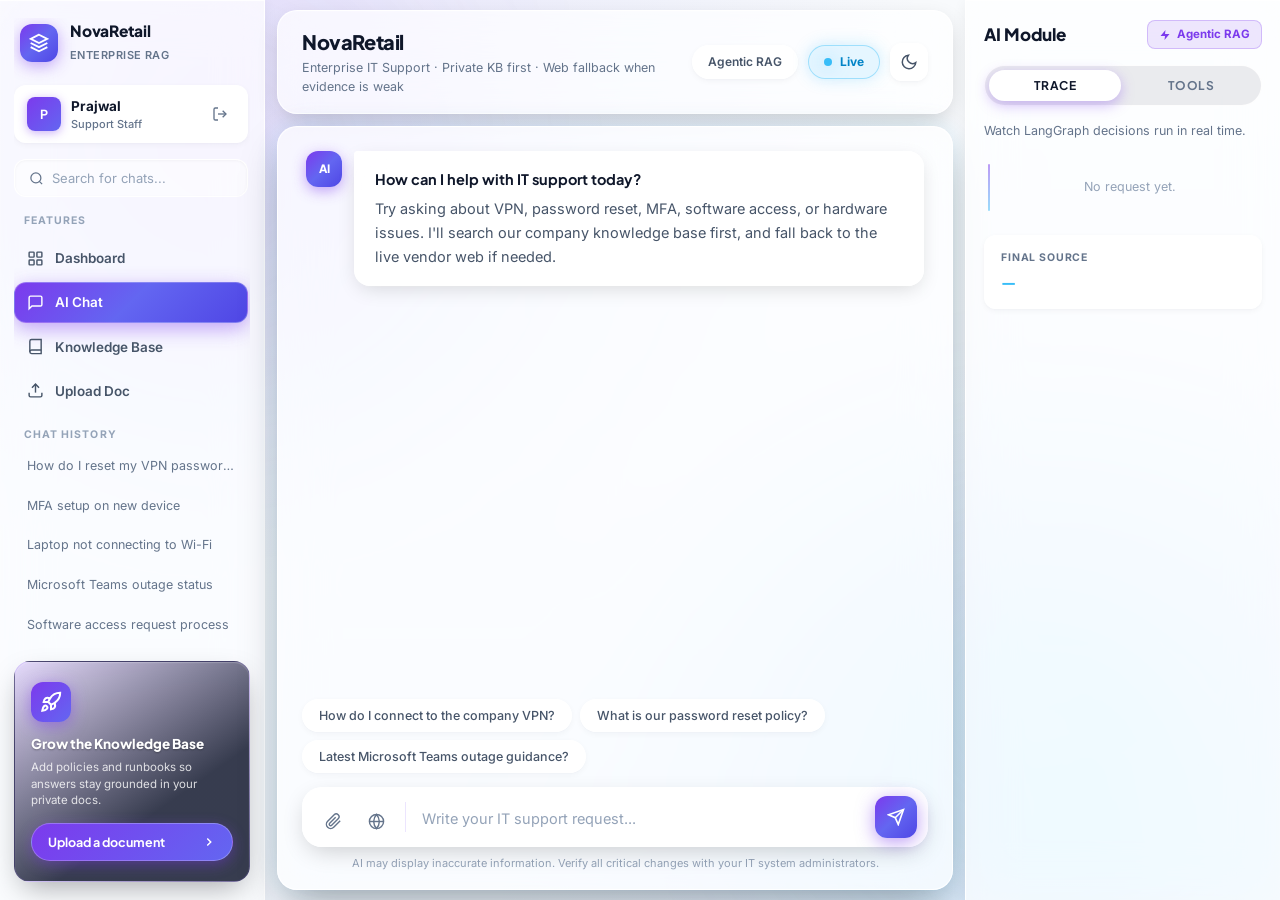
<file: templates/index.html>
<!DOCTYPE html>
<html lang="en" data-theme="dark">

<head>
    <meta charset="UTF-8" />
    <meta name="viewport" content="width=device-width, initial-scale=1.0" />
    <title>{{ app_name | default("NovaRetail IT Copilot") }}</title>
    <link rel="preconnect" href="https://fonts.googleapis.com" />
    <link rel="preconnect" href="https://fonts.gstatic.com" crossorigin />
    <link
        href="https://fonts.googleapis.com/css2?family=Inter:wght@400;500;600;700&family=Plus+Jakarta+Sans:wght@600;700;800&display=swap"
        rel="stylesheet" />
    <link rel="stylesheet" href="/static/css/style.css?v=14" />
    <script>
        // Synchronously initialize theme to avoid flash
        (function () {
            const params = new URLSearchParams(window.location.search);
            const urlTheme = params.get('theme');
            const saved = urlTheme || localStorage.getItem('it_copilot_theme');
            if (saved === 'light') {
                document.documentElement.setAttribute('data-theme', 'light');
            } else if (saved === 'dark' || (!saved && window.matchMedia('(prefers-color-scheme: dark)').matches)) {
                document.documentElement.setAttribute('data-theme', 'dark');
            } else {
                document.documentElement.setAttribute('data-theme', 'light');
            }
        })();
    </script>
</head>

<body>

    <div class="app-wrapper">
        <div class="app-shell">

            <!-- ── LEFT SIDEBAR ───────────────────────────────── -->
            <aside class="sidebar">
                <div class="sidebar-scroll">

                    <!-- Brand / Logo -->
                    <div class="app-brand">
                        <div class="logo-badge" aria-hidden="true">
                            <svg width="20" height="20" viewBox="0 0 24 24" fill="none" stroke="currentColor"
                                stroke-width="2.2">
                                <path d="M12 2L2 7l10 5 10-5-10-5z"></path>
                                <path d="M2 17l10 5 10-5"></path>
                                <path d="M2 12l10 5 10-5"></path>
                            </svg>
                        </div>
                        <div class="brand-text">
                            <h1>NovaRetail</h1>
                            <span>Enterprise RAG</span>
                        </div>
                    </div>

                    <!-- User Row -->
                    <div class="user-card">
                        <div class="user-avatar">P</div>
                        <div class="user-meta">
                            <div class="user-name">Prajwal</div>
                            <div class="user-role">Support Staff</div>
                        </div>
                        <a href="/logout" class="logout-link" title="Logout from system" aria-label="Logout">
                            <svg fill="none" viewBox="0 0 24 24" stroke="currentColor">
                                <path d="M9 21H5a2 2 0 0 1-2-2V5a2 2 0 0 1 2-2h4"></path>
                                <polyline points="16 17 21 12 16 7"></polyline>
                                <line x1="21" y1="12" x2="9" y2="12"></line>
                            </svg>
                        </a>
                    </div>

                    <!-- Search -->
                    <div class="search-box">
                        <svg fill="none" viewBox="0 0 24 24" stroke="currentColor">
                            <circle cx="11" cy="11" r="8"></circle>
                            <line x1="21" y1="21" x2="16.65" y2="16.65"></line>
                        </svg>
                        <input type="text" placeholder="Search for chats..." aria-label="Search chats" />
                    </div>

                    <!-- Nav -->
                    <nav class="nav-group" aria-label="Main Navigation">
                        <div class="nav-heading">Features</div>
                        <a class="nav-link">
                            <svg fill="none" viewBox="0 0 24 24" stroke="currentColor">
                                <rect x="3" y="3" width="7" height="7" rx="1"></rect>
                                <rect x="14" y="3" width="7" height="7" rx="1"></rect>
                                <rect x="14" y="14" width="7" height="7" rx="1"></rect>
                                <rect x="3" y="14" width="7" height="7" rx="1"></rect>
                            </svg>
                            Dashboard
                        </a>
                        <a class="nav-link active">
                            <svg fill="none" viewBox="0 0 24 24" stroke="currentColor">
                                <path d="M21 15a2 2 0 0 1-2 2H7l-4 4V5a2 2 0 0 1 2-2h14a2 2 0 0 1 2 2z"></path>
                            </svg>
                            AI Chat
                        </a>
                        <a class="nav-link">
                            <svg fill="none" viewBox="0 0 24 24" stroke="currentColor">
                                <path d="M4 19.5A2.5 2.5 0 0 1 6.5 17H20"></path>
                                <path d="M6.5 2H20v20H6.5A2.5 2.5 0 0 1 4 19.5v-15A2.5 2.5 0 0 1 6.5 2z"></path>
                            </svg>
                            Knowledge Base
                        </a>
                        <a class="nav-link" id="openUpload" role="button" tabindex="0">
                            <svg fill="none" viewBox="0 0 24 24" stroke="currentColor">
                                <path d="M21 15v4a2 2 0 0 1-2 2H5a2 2 0 0 1-2-2v-4"></path>
                                <polyline points="17 8 12 3 7 8"></polyline>
                                <line x1="12" y1="3" x2="12" y2="15"></line>
                            </svg>
                            Upload Doc
                        </a>
                    </nav>

                    <!-- Chat History -->
                    <div class="history-group">
                        <div class="nav-heading">Chat history</div>
                        <div class="history-list">
                            <div class="history-item">How do I reset my VPN password?</div>
                            <div class="history-item">MFA setup on new device</div>
                            <div class="history-item">Laptop not connecting to Wi-Fi</div>
                            <div class="history-item">Microsoft Teams outage status</div>
                            <div class="history-item">Software access request process</div>
                        </div>
                    </div>

                </div>

                <!-- Sidebar Promo Card Footer -->
                <div class="sidebar-footer">
                    <div class="promo-card">
                        <div class="promo-badge" aria-hidden="true">
                            <svg width="22" height="22" viewBox="0 0 24 24" fill="none" stroke="currentColor"
                                stroke-width="2.2">
                                <path
                                    d="M4.5 16.5c-1.5 1.26-2 5-2 5s3.74-.5 5-2c.71-.84.7-2.13-.09-2.91a2.18 2.18 0 0 0-2.91-.09z">
                                </path>
                                <path
                                    d="m12 15-3-3a22 22 0 0 1 2-3.95A12.88 12.88 0 0 1 22 2c0 2.72-.78 7.5-6 11a22.35 22.35 0 0 1-4 2z">
                                </path>
                                <path d="M9 12H4s.55-3.03 2-4c1.62-1.08 5 0 5 0"></path>
                                <path d="M12 15v5s3.03-.55 4-2c1.08-1.62 0-5 0-5"></path>
                            </svg>
                        </div>
                        <strong>Grow the Knowledge Base</strong>
                        <p>Add policies and runbooks so answers stay grounded in your private docs.</p>
                        <button type="button" class="promo-btn" id="openUpload3">
                            <span>Upload a document</span>
                            <svg width="14" height="14" viewBox="0 0 24 24" fill="none" stroke="currentColor"
                                stroke-width="2.5">
                                <polyline points="9 18 15 12 9 6"></polyline>
                            </svg>
                        </button>
                    </div>
                </div>
            </aside>

            <!-- ── CENTER MAIN CHAT AREA ─────────────────────── -->
            <main class="main-area">

                <!-- Top Header -->
                <header class="chat-header">
                    <div>
                        <h2>NovaRetail</h2>
                        <p class="header-sub">Enterprise IT Support · Private KB first · Web fallback when evidence is
                            weak</p>
                    </div>
                    <div class="header-actions">
                        <span class="pill">Agentic RAG</span>
                        <span class="status-pill">
                            <span class="cyan-spinner-dot"></span>
                            Live
                        </span>
                        <button type="button" class="theme-toggle-btn" id="themeToggle"
                            aria-label="Toggle light or dark theme" title="Toggle theme">
                            <!-- Sun icon -->
                            <svg class="icon-sun" fill="none" viewBox="0 0 24 24" stroke="currentColor"
                                style="display:none;">
                                <circle cx="12" cy="12" r="5"></circle>
                                <line x1="12" y1="1" x2="12" y2="3"></line>
                                <line x1="12" y1="21" x2="12" y2="23"></line>
                                <line x1="4.22" y1="4.22" x2="5.64" y2="5.64"></line>
                                <line x1="18.36" y1="18.36" x2="19.78" y2="19.78"></line>
                                <line x1="1" y1="12" x2="3" y2="12"></line>
                                <line x1="21" y1="12" x2="23" y2="12"></line>
                                <line x1="4.22" y1="19.78" x2="5.64" y2="18.36"></line>
                                <line x1="18.36" y1="5.64" x2="19.78" y2="4.22"></line>
                            </svg>
                            <!-- Moon icon -->
                            <svg class="icon-moon" fill="none" viewBox="0 0 24 24" stroke="currentColor">
                                <path d="M21 12.79A9 9 0 1 1 11.21 3 7 7 0 0 0 21 12.79z"></path>
                            </svg>
                        </button>
                    </div>
                </header>

                <!-- Chat Panel -->
                <div class="chat-panel">

                    <!-- Scrollable Messages Container -->
                    <section id="chat" class="chat-messages" aria-live="polite">
                        <div class="message assistant">
                            <div class="avatar" aria-hidden="true">AI</div>
                            <div class="bubble">
                                <strong>How can I help with IT support today?</strong>
                                <p>Try asking about VPN, password reset, MFA, software access, or hardware issues. I'll
                                    search our company knowledge base first, and fall back to the live vendor web if
                                    needed.</p>
                            </div>
                        </div>
                    </section>

                    <!-- Example Chips -->
                    <div class="example-chips" aria-label="Suggested questions">
                        <button type="button" class="chip example">How do I connect to the company VPN?</button>
                        <button type="button" class="chip example">What is our password reset policy?</button>
                        <button type="button" class="chip example">Latest Microsoft Teams outage guidance?</button>
                    </div>

                    <!-- Input / Composer -->
                    <div class="input-wrap">
                        <form id="chatForm" class="input-bar">
                            <button type="button" class="icon-btn" id="openUpload2" title="Attach / Upload document"
                                aria-label="Attach document">
                                <svg fill="none" viewBox="0 0 24 24" stroke="currentColor">
                                    <path
                                        d="M21.44 11.05l-9.19 9.19a6 6 0 0 1-8.49-8.49l9.19-9.19a4 4 0 0 1 5.66 5.66l-9.2 9.19a2 2 0 0 1-2.83-2.83l8.49-8.48">
                                    </path>
                                </svg>
                            </button>
                            <button type="button" class="icon-btn" title="Live Web Fallback enabled"
                                aria-label="Web Fallback enabled">
                                <svg fill="none" viewBox="0 0 24 24" stroke="currentColor">
                                    <circle cx="12" cy="12" r="10"></circle>
                                    <line x1="2" y1="12" x2="22" y2="12"></line>
                                    <path
                                        d="M12 2a15.3 15.3 0 0 1 4 10 15.3 15.3 0 0 1-4 10 15.3 15.3 0 0 1-4-10 15.3 15.3 0 0 1 4-10z">
                                    </path>
                                </svg>
                            </button>
                            <span class="divider"></span>
                            <textarea id="question" rows="1" placeholder="Write your IT support request..." required
                                aria-label="Ask a question"></textarea>
                            <button type="submit" class="send-btn" title="Send request" aria-label="Send">
                                <svg fill="none" viewBox="0 0 24 24" stroke="currentColor">
                                    <line x1="22" y1="2" x2="11" y2="13"></line>
                                    <polygon points="22 2 15 22 11 13 2 9 22 2"></polygon>
                                </svg>
                            </button>
                        </form>
                        <p class="disclaimer">AI may display inaccurate information. Verify all critical changes with
                            your IT system administrators.</p>
                    </div>

                </div>
            </main>

            <!-- ── RIGHT "AI MODULE" PANEL ───────────────────── -->
            <aside class="right-panel">

                <!-- Panel Header -->
                <div class="panel-header">
                    <h3>AI Module</h3>
                    <div class="version-badge">
                        <svg width="12" height="12" viewBox="0 0 24 24" fill="currentColor">
                            <path d="M13 2 3 14h9l-1 8 10-12h-9z"></path>
                        </svg>
                        Agentic RAG
                    </div>
                </div>

                <!-- Segmented Control Tabs -->
                <div class="panel-tabs" role="tablist">
                    <button type="button" class="tab-btn active" data-tab="trace" role="tab"
                        aria-selected="true">TRACE</button>
                    <button type="button" class="tab-btn" data-tab="tools" role="tab"
                        aria-selected="false">TOOLS</button>
                </div>

                <!-- Trace Tab Content -->
                <div class="tab-content" id="tab-trace">
                    <p class="panel-desc">Watch LangGraph decisions run in real time.</p>
                    <div id="trace" class="trace-list">
                        <div class="empty">No request yet.</div>
                    </div>
                    <div class="source-box">
                        <span class="source-label">Final source</span>
                        <strong id="sourceUsed">—</strong>
                    </div>
                </div>

                <!-- Tools Tab Content -->
                <div class="tab-content hidden" id="tab-tools">
                    <p class="panel-desc">Integrated tools orchestrating this agent.</p>
                    <div class="tool-list">
                        <div class="tool-item">
                            <div class="tool-icon">KB</div>
                            <div class="tool-info">
                                <div class="tool-name">Pinecone Vector DB</div>
                                <div class="tool-desc">Company IT docs index</div>
                            </div>
                            <div class="tool-status-toggle" title="Active"></div>
                        </div>
                        <div class="tool-item">
                            <div class="tool-icon">WEB</div>
                            <div class="tool-info">
                                <div class="tool-name">Tavily Web Search</div>
                                <div class="tool-desc">Live external fallback</div>
                            </div>
                            <div class="tool-status-toggle" title="Active"></div>
                        </div>
                        <div class="tool-item">
                            <div class="tool-icon">LLM</div>
                            <div class="tool-info">
                                <div class="tool-name">Groq LPU Inference</div>
                                <div class="tool-desc">Fast reasoning engine</div>
                            </div>
                            <div class="tool-status-toggle" title="Active"></div>
                        </div>
                        <div class="tool-item">
                            <div class="tool-icon">EM</div>
                            <div class="tool-info">
                                <div class="tool-name">HuggingFace Embeddings</div>
                                <div class="tool-desc">all-MiniLM-L6-v2 local</div>
                            </div>
                            <div class="tool-status-toggle" title="Active"></div>
                        </div>
                    </div>

                    <div class="workflow-steps">
                        <div class="steps-label">LangGraph Workflow</div>
                        <div class="step-item">1. Route question</div>
                        <div class="step-item">2. Retrieve private KB</div>
                        <div class="step-item">3. Grade evidence</div>
                        <div class="step-item">4. Web fallback if weak</div>
                        <div class="step-item">5. Rewrite &amp; retry</div>
                        <div class="step-item">6. Grounded answer</div>
                    </div>
                </div>

            </aside>

        </div>
    </div>

    <!-- ── UPLOAD MODAL ───────────────────────────────── -->
    <div id="uploadModal" class="modal hidden" role="dialog" aria-modal="true" aria-labelledby="modalTitle">
        <div class="modal-card">
            <div class="modal-head">
                <h3 id="modalTitle">Ingest Company Document</h3>
                <button id="closeUpload" aria-label="Close modal">×</button>
            </div>
            <p class="modal-desc">Upload PDF, TXT, Markdown, or DOCX. Your document is parsed, chunked, embedded, and
                indexed into Pinecone.</p>
            <input id="adminKey" type="password" placeholder="Admin API key" autocomplete="off" />
            <input id="fileInput" type="file" accept=".pdf,.txt,.md,.docx" />
            <button id="uploadBtn" class="neo-btn-primary send-btn full">Index Document</button>
            <div id="uploadStatus" class="upload-status" role="status"></div>
        </div>
    </div>

    <script src="/static/js/app.js?v=10"></script>
</body>

</html>
</file>
<file: static/css/style.css>
/* ============================================================
   IT Copilot — Neo-Tactile Glass & Halftone Noise Design System
   Google Fonts: Plus Jakarta Sans (headings) + Inter (body)
   Smooth Gradients + Halftone Grid Matrix + Film Grain Noise
   ============================================================ */

@import url('https://fonts.googleapis.com/css2?family=Inter:wght@400;500;600;700&family=Plus+Jakarta+Sans:wght@600;700;800&display=swap');

:root {
    --font-heading: 'Plus Jakarta Sans', system-ui, -apple-system, sans-serif;
    --font-body: 'Inter', system-ui, -apple-system, sans-serif;

    /* Light Theme (Pearlescent Glass + Halftone Grid) */
    --bg-page: #f8fafc;
    --bg-gradient: radial-gradient(circle 900px at 20% -10%, rgba(139, 92, 246, 0.12) 0%, rgba(99, 102, 241, 0.05) 45%, transparent 75%),
                   radial-gradient(circle 800px at 85% 105%, rgba(56, 189, 248, 0.10) 0%, rgba(59, 130, 246, 0.04) 45%, transparent 75%),
                   linear-gradient(180deg, #f8fafc 0%, #edf2f9 100%);

    /* Halftone & Noise Tokens */
    --halftone-dot: rgba(30, 41, 59, 0.08);
    --halftone-opacity: 0.85;
    --noise-opacity: 0.04;

    /* Surfaces - Liquid Frosted Glass */
    --surface-glass: rgba(255, 255, 255, 0.72);
    --surface-glass-card: rgba(255, 255, 255, 0.82);
    --surface-glass-solid: rgba(255, 255, 255, 0.94);
    --surface-glass-subtle: rgba(255, 255, 255, 0.50);
    --surface-glass-bubble: rgba(255, 255, 255, 0.88);
    --surface-inset: rgba(241, 245, 253, 0.8);

    /* Borders & Specular Lines */
    --border-glass: rgba(255, 255, 255, 0.9);
    --border-glass-subtle: rgba(139, 92, 246, 0.16);
    --border-glass-strong: rgba(255, 255, 255, 1);
    --border-inner-light: inset 0 1px 1px 0 rgba(255, 255, 255, 0.95);

    /* Typography / Ink */
    --text-primary: #0f172a;
    --text-secondary: #475569;
    --text-muted: #64748b;
    --text-dim: #94a3b8;
    --text-inverse: #ffffff;

    /* Smooth Primary Accent: Velvety Violet & Indigo */
    --primary-violet: #7c3aed;
    --primary-violet-hover: #6d28d9;
    --primary-gradient: linear-gradient(135deg, #7c3aed 0%, #6366f1 50%, #4f46e5 100%);
    --primary-gradient-subtle: linear-gradient(135deg, rgba(124, 58, 237, 0.10) 0%, rgba(99, 102, 241, 0.06) 100%);
    --primary-glow: 0 10px 25px -4px rgba(124, 58, 237, 0.4);
    --primary-glow-sm: 0 4px 14px rgba(124, 58, 237, 0.25);

    /* Live / Accent: Celestial Cyan */
    --accent-cyan: #0284c7;
    --accent-cyan-light: #38bdf8;
    --accent-cyan-glow: 0 0 18px rgba(56, 189, 248, 0.6);
    --accent-cyan-soft: rgba(56, 189, 248, 0.14);

    /* Rim Lights */
    --rim-glow-cyan: 0 0 25px -5px rgba(56, 189, 248, 0.25);

    /* Success / Green */
    --accent-green: #10b981;
    --accent-green-soft: rgba(16, 185, 129, 0.12);

    /* Danger / Error */
    --error-bg: rgba(239, 68, 68, 0.1);
    --error-border: rgba(239, 68, 68, 0.35);
    --error-text: #dc2626;

    /* Segmented Rail */
    --dark-slate-rail: rgba(15, 23, 42, 0.08);
    --dark-slate-pill: #ffffff;
    --dark-slate-pill-text: #0f172a;
    --dark-slate-tab-inactive: #64748b;

    /* Clean Geometric Radii */
    --radius-xs: 6px;
    --radius-sm: 8px;
    --radius-md: 12px;
    --radius-lg: 16px;
    --radius-xl: 20px;
    --radius-full: 9999px;

    /* Tactile Shadows */
    --shadow-sm: 0 2px 6px rgba(15, 23, 42, 0.04), 0 1px 2px rgba(15, 23, 42, 0.02);
    --shadow-md: 0 6px 18px rgba(15, 23, 42, 0.06), 0 1px 3px rgba(15, 23, 42, 0.04);
    --shadow-raised: 0 4px 14px rgba(15, 23, 42, 0.06), inset 0 1px 1px rgba(255, 255, 255, 0.95);
    --shadow-card: 0 16px 36px -6px rgba(15, 23, 42, 0.08), 0 4px 12px rgba(15, 23, 42, 0.03);
    --shadow-window: 0 28px 75px -10px rgba(15, 23, 42, 0.14), 0 10px 24px -5px rgba(15, 23, 42, 0.06);

    --blur-glass: blur(24px) saturate(180%);
}

:root[data-theme="dark"],
[data-theme="dark"] {
    /* Dark Theme (Smooth Cosmic Glass + Halftone Grid) */
    --bg-page: #090c19;
    --bg-gradient: radial-gradient(circle 900px at 20% -10%, rgba(124, 58, 237, 0.18) 0%, rgba(99, 102, 241, 0.08) 45%, transparent 75%),
                   radial-gradient(circle 800px at 85% 105%, rgba(56, 189, 248, 0.14) 0%, rgba(59, 130, 246, 0.06) 45%, transparent 75%),
                   linear-gradient(180deg, #070914 0%, #0d1224 100%);

    /* Halftone & Noise Tokens */
    --halftone-dot: rgba(255, 255, 255, 0.10);
    --halftone-opacity: 0.65;
    --noise-opacity: 0.05;

    /* Surfaces - Ultra Deep Liquid Glass */
    --surface-glass: rgba(15, 21, 39, 0.72);
    --surface-glass-card: rgba(20, 28, 52, 0.80);
    --surface-glass-solid: rgba(24, 33, 62, 0.92);
    --surface-glass-subtle: rgba(15, 21, 39, 0.48);
    --surface-glass-bubble: rgba(20, 28, 52, 0.86);
    --surface-inset: rgba(10, 14, 28, 0.75);

    /* Borders */
    --border-glass: rgba(255, 255, 255, 0.12);
    --border-glass-subtle: rgba(139, 92, 246, 0.22);
    --border-glass-strong: rgba(255, 255, 255, 0.20);
    --border-inner-light: inset 0 1px 1px 0 rgba(255, 255, 255, 0.15);

    /* Typography / Ink */
    --text-primary: #f8fafc;
    --text-secondary: #cbd5e1;
    --text-muted: #8493ad;
    --text-dim: #546481;
    --text-inverse: #090c19;

    /* Smooth Primary Accent: Velvety Violet & Indigo */
    --primary-violet: #8b5cf6;
    --primary-violet-hover: #7c3aed;
    --primary-gradient: linear-gradient(135deg, #8b5cf6 0%, #6366f1 50%, #4f46e5 100%);
    --primary-gradient-subtle: linear-gradient(135deg, rgba(139, 92, 246, 0.20) 0%, rgba(99, 102, 241, 0.10) 100%);
    --primary-glow: 0 12px 30px -4px rgba(139, 92, 246, 0.55), 0 0 18px rgba(99, 102, 241, 0.3);
    --primary-glow-sm: 0 4px 16px rgba(139, 92, 246, 0.4);

    /* Live / Accent: Electric Cyan */
    --accent-cyan: #38bdf8;
    --accent-cyan-light: #7dd3fc;
    --accent-cyan-glow: 0 0 20px rgba(56, 189, 248, 0.7);
    --accent-cyan-soft: rgba(56, 189, 248, 0.16);

    /* Rim Lights */
    --rim-glow-cyan: 0 0 30px -5px rgba(56, 189, 248, 0.3);

    /* Danger / Error */
    --error-bg: rgba(239, 68, 68, 0.18);
    --error-border: rgba(239, 68, 68, 0.45);
    --error-text: #fca5a5;

    /* Segmented rail in dark mode */
    --dark-slate-rail: rgba(10, 15, 28, 0.90);
    --dark-slate-pill: linear-gradient(135deg, #7c3aed 0%, #6366f1 100%);
    --dark-slate-pill-text: #ffffff;
    --dark-slate-tab-inactive: #8195b6;

    /* Tactile Shadows */
    --shadow-sm: 0 2px 6px rgba(0, 0, 0, 0.35);
    --shadow-md: 0 8px 24px rgba(0, 0, 0, 0.45);
    --shadow-raised: 0 4px 18px rgba(0, 0, 0, 0.4), inset 0 1px 1px rgba(255, 255, 255, 0.12);
    --shadow-card: 0 20px 48px -10px rgba(0, 0, 0, 0.65);
    --shadow-window: 0 32px 90px -15px rgba(0, 0, 0, 0.75);
}

/* ============================================================
   Base & Reset
   ============================================================ */
* {
    box-sizing: border-box;
    margin: 0;
    padding: 0;
}

html, body {
    height: 100%;
}

body {
    font-family: var(--font-body);
    background-color: var(--bg-page);
    background-image: var(--bg-gradient);
    color: var(--text-primary);
    line-height: 1.5;
    -webkit-font-smoothing: antialiased;
    -moz-osx-font-smoothing: grayscale;
    overflow-x: hidden;
    position: relative;
    transition: background-color 0.3s ease, color 0.3s ease;
}

/* ============================================================
   HALFTONE GRID & NOISE OVERLAYS (Inspired by User References)
   ============================================================ */

/* 1. Halftone Dot Matrix Overlay (Reference Image 1) */
.halftone-overlay {
    position: fixed;
    inset: 0;
    pointer-events: none;
    z-index: 1;
    background-image: radial-gradient(var(--halftone-dot) 1.5px, transparent 1.5px);
    background-size: 20px 20px;
    background-position: 0 0;
    opacity: var(--halftone-opacity);
    mask-image: radial-gradient(ellipse 95% 95% at 50% 50%, black 50%, transparent 100%);
    -webkit-mask-image: radial-gradient(ellipse 95% 95% at 50% 50%, black 50%, transparent 100%);
}

/* 2. Analog Film Grain / Noise Overlay (Reference Image 2) */
.noise-overlay {
    position: fixed;
    inset: 0;
    pointer-events: none;
    z-index: 9999;
    background-image: url('/static/images/noise.png');
    background-repeat: repeat;
    background-size: 160px 160px;
    opacity: var(--noise-opacity);
    mix-blend-mode: overlay;
}

/* Ambient Subtle Diffusion Blurs */
body::before,
body::after {
    content: "";
    position: fixed;
    border-radius: 50%;
    pointer-events: none;
    z-index: 0;
    filter: blur(100px);
    opacity: 0.75;
    animation: float-soft 22s ease-in-out infinite alternate;
}

body::before {
    top: -160px;
    left: -120px;
    width: 650px;
    height: 650px;
    background: radial-gradient(circle, rgba(124, 58, 237, 0.18) 0%, rgba(99, 102, 241, 0.08) 45%, transparent 70%);
}

body::after {
    bottom: -160px;
    right: -100px;
    width: 700px;
    height: 700px;
    background: radial-gradient(circle, rgba(56, 189, 248, 0.15) 0%, rgba(59, 130, 246, 0.06) 45%, transparent 70%);
    animation-delay: -11s;
}

@keyframes float-soft {
    0% { transform: translate(0, 0) scale(1); }
    50% { transform: translate(25px, 35px) scale(1.05); }
    100% { transform: translate(-20px, 15px) scale(0.96); }
}

/* Scrollbars */
* {
    scrollbar-width: thin;
    scrollbar-color: rgba(124, 58, 237, 0.25) transparent;
}
*::-webkit-scrollbar {
    width: 6px;
    height: 6px;
}
*::-webkit-scrollbar-track {
    background: transparent;
}
*::-webkit-scrollbar-thumb {
    background: rgba(124, 58, 237, 0.25);
    border-radius: var(--radius-full);
}
*::-webkit-scrollbar-thumb:hover {
    background: rgba(56, 189, 248, 0.5);
}

:focus-visible {
    outline: 2px solid var(--primary-violet);
    outline-offset: 2px;
}

/* ============================================================
   Neo-Tactile Glass Utilities
   ============================================================ */
.neo-glass {
    background: var(--surface-glass);
    backdrop-filter: var(--blur-glass);
    -webkit-backdrop-filter: var(--blur-glass);
    border: 1px solid var(--border-glass);
    box-shadow: var(--shadow-raised);
    border-radius: var(--radius-xl);
}

.neo-btn-primary {
    background: var(--primary-gradient);
    color: #ffffff;
    font-family: var(--font-heading);
    font-weight: 700;
    border: none;
    cursor: pointer;
    border-radius: var(--radius-md);
    box-shadow: var(--primary-glow);
    position: relative;
    overflow: hidden;
    transition: transform 0.2s cubic-bezier(0.2, 0.8, 0.2, 1), box-shadow 0.2s ease, filter 0.2s ease;
    display: inline-flex;
    align-items: center;
    justify-content: center;
    gap: 8px;
    text-decoration: none;
}
.neo-btn-primary::after {
    content: "";
    position: absolute;
    inset: 0;
    background: linear-gradient(90deg, transparent, rgba(255, 255, 255, 0.2), transparent);
    transform: translateX(-100%);
    transition: transform 0.6s ease;
}
.neo-btn-primary:hover {
    transform: translateY(-2px);
    filter: brightness(1.06);
    box-shadow: 0 12px 30px -2px rgba(124, 58, 237, 0.5), 0 0 15px rgba(56, 189, 248, 0.35);
}
.neo-btn-primary:hover::after {
    transform: translateX(100%);
}
.neo-btn-primary:active {
    transform: translateY(1px) scale(0.98);
}
.neo-btn-primary:disabled {
    opacity: 0.55;
    cursor: not-allowed;
    transform: none;
    box-shadow: none;
}

/* Theme Toggle Button */
.theme-toggle-btn {
    background: var(--surface-glass-solid);
    border: 1px solid var(--border-glass);
    color: var(--text-secondary);
    width: 38px;
    height: 38px;
    border-radius: var(--radius-md);
    display: inline-flex;
    align-items: center;
    justify-content: center;
    cursor: pointer;
    box-shadow: var(--shadow-sm);
    transition: transform 0.2s cubic-bezier(0.2, 0.8, 0.2, 1), background 0.2s ease, color 0.2s ease, border-color 0.2s ease;
}
.theme-toggle-btn:hover {
    transform: translateY(-1.5px);
    color: var(--accent-cyan-light);
    border-color: rgba(56, 189, 248, 0.5);
    box-shadow: 0 4px 16px rgba(56, 189, 248, 0.3);
}
.theme-toggle-btn:active {
    transform: translateY(1px);
}
.theme-toggle-btn svg {
    width: 18px;
    height: 18px;
    stroke-width: 2;
}

/* ============================================================
   APP SHELL (Full-bleed Edge-to-Edge, No Outer Padding)
   ============================================================ */
.app-wrapper {
    position: relative;
    z-index: 3;
    min-height: 100vh;
    height: 100vh;
    width: 100%;
    display: flex;
    align-items: stretch;
    justify-content: stretch;
    padding: 0;
    margin: 0;
}

.app-shell {
    width: 100%;
    max-width: 100%;
    height: 100vh;
    display: grid;
    grid-template-columns: 265px 1fr 315px;
    gap: 12px;
    padding: 0;
    background: transparent;
}

.sidebar, .main-area, .right-panel {
    min-height: 0;
    height: 100%;
    display: flex;
    flex-direction: column;
}

/* ============================================================
   LEFT SIDEBAR
   ============================================================ */
.sidebar {
    background: var(--surface-glass);
    backdrop-filter: var(--blur-glass);
    -webkit-backdrop-filter: var(--blur-glass);
    border: 1px solid var(--border-glass);
    border-left: none;
    border-top: none;
    border-bottom: none;
    border-radius: 0;
    box-shadow: var(--shadow-raised);
    padding: 18px 14px;
    justify-content: space-between;
    overflow: hidden;
    position: relative;
}

.sidebar-scroll {
    display: flex;
    flex-direction: column;
    gap: 16px;
    overflow-y: auto;
    padding-right: 2px;
    flex: 1;
}

/* Logo Tile */
.app-brand {
    display: flex;
    align-items: center;
    gap: 12px;
    padding: 4px 6px;
    cursor: default;
}

.logo-badge {
    width: 38px;
    height: 38px;
    border-radius: var(--radius-md);
    background: var(--primary-gradient);
    color: #ffffff;
    display: grid;
    place-items: center;
    font-family: var(--font-heading);
    font-weight: 800;
    font-size: 14px;
    letter-spacing: -0.02em;
    box-shadow: 0 4px 16px rgba(124, 58, 237, 0.45);
    flex-shrink: 0;
    transition: transform 0.2s cubic-bezier(0.2, 0.8, 0.2, 1);
}
.app-brand:hover .logo-badge {
    transform: scale(1.05);
}

.brand-text h1 {
    font-family: var(--font-heading);
    font-size: 15.5px;
    font-weight: 800;
    color: var(--text-primary);
    line-height: 1.2;
    letter-spacing: -0.015em;
}
.brand-text span {
    font-size: 11px;
    color: var(--text-muted);
    font-weight: 600;
    letter-spacing: 0.04em;
    text-transform: uppercase;
}

/* User Card */
.user-card {
    display: flex;
    align-items: center;
    gap: 10px;
    padding: 10px 12px;
    background: var(--surface-glass-solid);
    border: 1px solid var(--border-glass);
    border-radius: var(--radius-md);
    box-shadow: var(--shadow-sm);
    transition: transform 0.2s cubic-bezier(0.2, 0.8, 0.2, 1), box-shadow 0.2s ease, border-color 0.2s ease;
}
.user-card:hover {
    transform: translateY(-1.5px);
    border-color: rgba(124, 58, 237, 0.35);
    box-shadow: 0 6px 20px -4px rgba(124, 58, 237, 0.25);
}

.user-avatar {
    width: 34px;
    height: 34px;
    border-radius: var(--radius-sm);
    background: linear-gradient(135deg, #7c3aed 0%, #6366f1 100%);
    color: #ffffff;
    display: grid;
    place-items: center;
    font-family: var(--font-heading);
    font-weight: 700;
    font-size: 12.5px;
    box-shadow: 0 2px 10px rgba(124, 58, 237, 0.4);
    flex-shrink: 0;
}

.user-meta {
    flex: 1;
    min-width: 0;
}
.user-name {
    font-size: 13.5px;
    font-weight: 700;
    color: var(--text-primary);
    white-space: nowrap;
    overflow: hidden;
    text-overflow: ellipsis;
}
.user-role {
    font-size: 11px;
    color: var(--text-muted);
    font-weight: 500;
}

.logout-link {
    color: var(--text-muted);
    text-decoration: none;
    padding: 7px;
    border-radius: var(--radius-sm);
    display: grid;
    place-items: center;
    transition: color 0.18s, background 0.18s, transform 0.18s;
}
.logout-link:hover {
    color: var(--error-text);
    background: var(--error-bg);
    transform: translateY(-1px);
}
.logout-link svg {
    width: 16px;
    height: 16px;
    stroke-width: 2;
}

/* Search bar */
.search-box {
    display: flex;
    align-items: center;
    gap: 8px;
    background: var(--surface-glass-subtle);
    border: 1px solid var(--border-glass);
    border-radius: var(--radius-md);
    padding: 10px 14px;
    color: var(--text-muted);
    box-shadow: inset 0 1px 3px rgba(0, 0, 0, 0.04);
    transition: border-color 0.2s, background 0.2s, box-shadow 0.2s;
}
.search-box:focus-within {
    border-color: rgba(124, 58, 237, 0.6);
    background: var(--surface-glass-solid);
    box-shadow: 0 0 0 3px rgba(124, 58, 237, 0.18), 0 0 16px rgba(56, 189, 248, 0.2);
}
.search-box svg {
    width: 15px;
    height: 15px;
    stroke-width: 2;
    flex-shrink: 0;
}
.search-box input {
    background: none;
    border: none;
    outline: none;
    color: var(--text-primary);
    font-family: var(--font-body);
    font-size: 13px;
    width: 100%;
}
.search-box input::placeholder {
    color: var(--text-dim);
}

/* Nav Section */
.nav-group {
    display: flex;
    flex-direction: column;
    gap: 4px;
}
.nav-heading {
    font-size: 10.5px;
    font-weight: 700;
    letter-spacing: 0.1em;
    text-transform: uppercase;
    color: var(--text-dim);
    padding: 0 10px;
    margin-bottom: 5px;
}

.nav-link {
    display: flex;
    align-items: center;
    gap: 11px;
    padding: 9px 12px;
    border-radius: var(--radius-md);
    font-size: 13.5px;
    font-weight: 600;
    color: var(--text-secondary);
    text-decoration: none;
    cursor: pointer;
    border: 1px solid transparent;
    transition: all 0.2s cubic-bezier(0.2, 0.8, 0.2, 1);
}
.nav-link:hover {
    transform: translateX(3px);
    color: var(--text-primary);
    background: var(--surface-glass-solid);
    border-color: var(--border-glass);
}
.nav-link.active {
    background: var(--primary-gradient);
    color: #ffffff;
    border-color: rgba(255, 255, 255, 0.25);
    box-shadow: 0 6px 20px rgba(124, 58, 237, 0.45);
}
.nav-link svg {
    width: 17px;
    height: 17px;
    stroke-width: 2;
    flex-shrink: 0;
}

/* Chat History */
.history-group {
    flex: 1;
}
.history-list {
    display: flex;
    flex-direction: column;
    gap: 3px;
}
.history-item {
    font-size: 12.5px;
    color: var(--text-muted);
    padding: 8px 12px;
    border-radius: var(--radius-sm);
    cursor: pointer;
    white-space: nowrap;
    overflow: hidden;
    text-overflow: ellipsis;
    border: 1px solid transparent;
    transition: all 0.18s ease;
}
.history-item:hover {
    transform: translateX(3px);
    color: var(--text-primary);
    background: var(--surface-glass-solid);
    border-color: var(--border-glass-subtle);
}

/* Sidebar Footer / Symmetrical Promo Card */
.sidebar-footer {
    padding-top: 14px;
}
.promo-card {
    position: relative;
    overflow: hidden;
    border: 1px solid var(--border-glass-subtle);
    border-radius: var(--radius-lg);
    padding: 20px 16px;
    text-align: left;
    background: linear-gradient(145deg, rgba(124, 58, 237, 0.18) 0%, rgba(20, 26, 48, 0.85) 65%);
    backdrop-filter: var(--blur-glass);
    -webkit-backdrop-filter: var(--blur-glass);
    box-shadow: 0 12px 30px -8px rgba(0, 0, 0, 0.35), inset 0 1px 1px rgba(255, 255, 255, 0.2);
    transition: transform 0.2s cubic-bezier(0.2, 0.8, 0.2, 1), box-shadow 0.2s ease, border-color 0.2s ease;
}
.promo-card:hover {
    transform: translateY(-2px);
    border-color: rgba(124, 58, 237, 0.5);
    box-shadow: 0 16px 36px -6px rgba(124, 58, 237, 0.35);
}
.promo-badge {
    width: 40px;
    height: 40px;
    border-radius: var(--radius-md);
    background: linear-gradient(135deg, #7c3aed 0%, #6366f1 100%);
    color: #ffffff;
    display: grid;
    place-items: center;
    margin-bottom: 12px;
    box-shadow: 0 4px 16px rgba(124, 58, 237, 0.5);
}

.promo-card strong {
    font-family: var(--font-heading);
    font-size: 13.5px;
    font-weight: 800;
    color: #ffffff;
    display: block;
    margin-bottom: 5px;
    text-shadow: 0 1px 2px rgba(0, 0, 0, 0.3);
}
.promo-card p {
    font-size: 11.5px;
    color: rgba(255, 255, 255, 0.82);
    line-height: 1.45;
    margin-bottom: 14px;
}
.promo-btn {
    width: 100%;
    background: linear-gradient(135deg, #7c3aed 0%, #6366f1 100%);
    color: #ffffff;
    border: 1px solid rgba(255, 255, 255, 0.25);
    border-radius: var(--radius-full);
    padding: 10px 16px;
    font-family: var(--font-heading);
    font-size: 12.5px;
    font-weight: 700;
    cursor: pointer;
    display: flex;
    align-items: center;
    justify-content: space-between;
    box-shadow: 0 4px 14px rgba(124, 58, 237, 0.4);
    transition: transform 0.2s cubic-bezier(0.2, 0.8, 0.2, 1), box-shadow 0.2s ease, filter 0.2s ease;
}
.promo-btn:hover {
    transform: translateY(-1.5px);
    box-shadow: 0 8px 22px rgba(124, 58, 237, 0.6);
    filter: brightness(1.06);
}

/* ============================================================
   CENTER MAIN CHAT AREA
   ============================================================ */
.main-area {
    gap: 12px;
    padding: 10px 0;
}

/* Header */
.chat-header {
    background: var(--surface-glass);
    backdrop-filter: var(--blur-glass);
    -webkit-backdrop-filter: var(--blur-glass);
    border: 1px solid var(--border-glass);
    border-radius: var(--radius-xl);
    box-shadow: 0 8px 24px -5px rgba(0, 0, 0, 0.2), inset 0 1px 1px rgba(255, 255, 255, 0.2);
    padding: 16px 24px;
    display: flex;
    align-items: center;
    justify-content: space-between;
    gap: 16px;
    flex-shrink: 0;
    position: relative;
    overflow: hidden;
}

.chat-header h2 {
    font-family: var(--font-heading);
    font-size: 20px;
    font-weight: 800;
    color: var(--text-primary);
    letter-spacing: -0.02em;
}

.header-sub {
    font-size: 12.5px;
    color: var(--text-muted);
    margin-top: 2px;
}

.header-actions {
    display: flex;
    align-items: center;
    gap: 10px;
    flex-shrink: 0;
}

.pill {
    background: var(--surface-glass-solid);
    border: 1px solid var(--border-glass);
    color: var(--text-secondary);
    font-size: 12px;
    font-weight: 600;
    padding: 7px 15px;
    border-radius: var(--radius-full);
    box-shadow: var(--shadow-sm);
}

.status-pill {
    display: inline-flex;
    align-items: center;
    gap: 8px;
    background: rgba(56, 189, 248, 0.12);
    border: 1px solid rgba(56, 189, 248, 0.4);
    color: var(--accent-cyan);
    font-size: 12px;
    font-weight: 700;
    padding: 7px 15px;
    border-radius: var(--radius-full);
    box-shadow: 0 0 16px rgba(56, 189, 248, 0.25);
}

.cyan-spinner-dot {
    width: 8px;
    height: 8px;
    border-radius: 50%;
    background: var(--accent-cyan-light);
    box-shadow: var(--accent-cyan-glow);
    display: inline-block;
    animation: pulse-glow 1.8s ease-in-out infinite;
}

@keyframes pulse-glow {
    0%, 100% { opacity: 1; transform: scale(1); }
    50% { opacity: 0.55; transform: scale(0.85); }
}

/* Chat Panel */
.chat-panel {
    flex: 1;
    min-height: 0;
    display: flex;
    flex-direction: column;
    background: var(--surface-glass);
    backdrop-filter: var(--blur-glass);
    -webkit-backdrop-filter: var(--blur-glass);
    border: 1px solid var(--border-glass);
    border-radius: var(--radius-xl);
    box-shadow: 0 18px 45px -10px rgba(0, 0, 0, 0.35),
                0 0 30px -5px rgba(56, 189, 248, 0.18),
                inset 0 1px 1px rgba(255, 255, 255, 0.2);
    overflow: hidden;
    position: relative;
}

/* Messages List */
.chat-messages {
    flex: 1;
    padding: 24px 28px;
    overflow-y: auto;
    display: flex;
    flex-direction: column;
    gap: 20px;
    position: relative;
    z-index: 1;
}

.message {
    display: flex;
    gap: 12px;
    align-items: flex-start;
    animation: fadeIn 0.25s ease forwards;
}

@keyframes fadeIn {
    from { opacity: 0; transform: translateY(6px); }
    to { opacity: 1; transform: translateY(0); }
}

.message.user {
    justify-content: flex-end;
}
.message.user .avatar {
    display: none;
}

.avatar {
    width: 36px;
    height: 36px;
    border-radius: var(--radius-md);
    background: var(--primary-gradient);
    color: #ffffff;
    display: grid;
    place-items: center;
    font-family: var(--font-heading);
    font-size: 11.5px;
    font-weight: 800;
    box-shadow: 0 4px 14px rgba(124, 58, 237, 0.45);
    flex-shrink: 0;
}

/* Symmetrical Speech Bubbles */
.bubble {
    max-width: 700px;
    background: var(--surface-glass-bubble);
    backdrop-filter: blur(20px) saturate(180%);
    -webkit-backdrop-filter: blur(20px) saturate(180%);
    border: 1px solid var(--border-glass);
    border-radius: var(--radius-lg);
    border-top-left-radius: 4px;
    padding: 16px 20px;
    line-height: 1.65;
    font-size: 14.5px;
    color: var(--text-primary);
    box-shadow: 0 6px 20px -4px rgba(0, 0, 0, 0.15), inset 0 1px 1px rgba(255, 255, 255, 0.2);
    transition: box-shadow 0.2s ease, border-color 0.2s ease;
}
.bubble:hover {
    border-color: rgba(124, 58, 237, 0.35);
    box-shadow: 0 8px 24px -4px rgba(0, 0, 0, 0.2);
}

.message.user .bubble {
    background: var(--primary-gradient);
    color: #ffffff;
    border: 1px solid rgba(255, 255, 255, 0.25);
    border-radius: var(--radius-lg);
    border-top-right-radius: 4px;
    box-shadow: 0 10px 26px -4px rgba(124, 58, 237, 0.45);
}
.message.user .bubble strong,
.message.user .bubble p {
    color: #ffffff;
}

.bubble strong {
    font-family: var(--font-heading);
    font-weight: 700;
    color: var(--text-primary);
    display: block;
    margin-bottom: 6px;
}
.bubble p {
    color: var(--text-secondary);
    margin: 6px 0 0;
}
.bubble p:first-child {
    margin-top: 0;
}

/* Source badge & Citations */
.answer-source {
    display: inline-flex;
    align-items: center;
    gap: 6px;
    margin-top: 12px;
    font-size: 11px;
    font-weight: 700;
    letter-spacing: 0.05em;
    text-transform: uppercase;
    color: var(--primary-violet);
    background: rgba(124, 58, 237, 0.12);
    border: 1px solid rgba(124, 58, 237, 0.25);
    padding: 4px 11px;
    border-radius: var(--radius-full);
}

.citations {
    margin-top: 12px;
    padding-top: 12px;
    border-top: 1px solid var(--border-glass-subtle);
    font-size: 12px;
    color: var(--text-muted);
}
.citations strong {
    font-size: 11px;
    text-transform: uppercase;
    letter-spacing: 0.05em;
    color: var(--text-secondary);
    display: inline-block;
    margin-bottom: 4px;
}
.citations a {
    color: var(--accent-cyan-light);
    text-decoration: none;
    font-weight: 600;
    padding: 2px 6px;
    border-radius: 6px;
    transition: all 0.18s;
}
.citations a:hover {
    background: rgba(56, 189, 248, 0.16);
    color: #ffffff;
    box-shadow: 0 0 10px rgba(56, 189, 248, 0.35);
}

/* Clean Symmetrical Example Chips */
.example-chips {
    display: flex;
    gap: 8px;
    flex-wrap: wrap;
    padding: 6px 24px 14px;
    flex-shrink: 0;
    position: relative;
    z-index: 1;
}

.chip {
    background: var(--surface-glass-solid);
    backdrop-filter: blur(14px);
    -webkit-backdrop-filter: blur(14px);
    border: 1px solid var(--border-glass);
    color: var(--text-secondary);
    border-radius: var(--radius-full);
    padding: 8px 16px;
    font-family: var(--font-body);
    font-size: 12.5px;
    font-weight: 500;
    cursor: pointer;
    box-shadow: var(--shadow-sm);
    position: relative;
    overflow: hidden;
    transition: transform 0.2s cubic-bezier(0.2, 0.8, 0.2, 1),
                box-shadow 0.2s ease,
                border-color 0.2s ease,
                color 0.2s ease;
}
.chip:hover {
    transform: translateY(-2px);
    border-color: rgba(56, 189, 248, 0.6);
    color: var(--text-primary);
    box-shadow: 0 6px 18px -3px rgba(56, 189, 248, 0.3), 0 0 12px rgba(124, 58, 237, 0.25);
}
.chip:active {
    transform: translateY(1px);
}

/* Composer / Input Area */
.input-wrap {
    padding: 0 24px 18px;
    flex-shrink: 0;
    position: relative;
    z-index: 1;
}

.input-bar {
    display: flex;
    align-items: flex-end;
    gap: 10px;
    background: var(--surface-glass-solid);
    backdrop-filter: blur(20px);
    -webkit-backdrop-filter: blur(20px);
    border: 1px solid var(--border-glass);
    border-radius: var(--radius-xl);
    padding: 8px 10px 8px 14px;
    box-shadow: 0 8px 25px -5px rgba(0, 0, 0, 0.2), inset 0 1px 1px rgba(255, 255, 255, 0.2);
    transition: border-color 0.2s ease, box-shadow 0.2s ease;
}
.input-bar:focus-within {
    border-color: rgba(124, 58, 237, 0.6);
    box-shadow: 0 0 0 3px rgba(124, 58, 237, 0.18), 0 0 24px rgba(56, 189, 248, 0.25);
}

.icon-btn {
    background: transparent;
    border: none;
    color: var(--text-muted);
    cursor: pointer;
    display: grid;
    place-items: center;
    padding: 8px;
    border-radius: var(--radius-sm);
    flex-shrink: 0;
    transition: color 0.18s, background 0.18s, transform 0.18s;
}
.icon-btn:hover {
    color: var(--accent-cyan-light);
    background: rgba(56, 189, 248, 0.12);
    transform: translateY(-1px);
}
.icon-btn svg {
    width: 17px;
    height: 17px;
    stroke-width: 2;
}

.divider {
    width: 1px;
    align-self: stretch;
    margin: 6px 2px;
    background: var(--border-glass-subtle);
}

#question {
    flex: 1;
    background: none;
    border: none;
    outline: none;
    color: var(--text-primary);
    font-family: var(--font-body);
    font-size: 14.5px;
    padding: 8px 4px;
    resize: none;
    max-height: 140px;
    min-height: 38px;
    line-height: 1.5;
}
#question::placeholder {
    color: var(--text-dim);
}

/* Glowing Send Button */
.send-btn {
    border: none;
    width: 42px;
    height: 42px;
    border-radius: var(--radius-md);
    cursor: pointer;
    display: grid;
    place-items: center;
    flex-shrink: 0;
    background: var(--primary-gradient);
    color: #ffffff;
    box-shadow: 0 4px 18px rgba(124, 58, 237, 0.5);
    transition: transform 0.2s cubic-bezier(0.2, 0.8, 0.2, 1), box-shadow 0.2s ease, filter 0.2s ease;
}
.send-btn:hover {
    transform: translateY(-2px);
    box-shadow: 0 8px 24px rgba(124, 58, 237, 0.65), 0 0 15px rgba(56, 189, 248, 0.4);
    filter: brightness(1.08);
}
.send-btn:active {
    transform: translateY(1px);
}
.send-btn:disabled {
    opacity: 0.5;
    cursor: not-allowed;
    transform: none;
    box-shadow: none;
}
.send-btn svg {
    width: 18px;
    height: 18px;
    stroke-width: 2.2;
}

.disclaimer {
    font-size: 11px;
    color: var(--text-dim);
    text-align: center;
    margin-top: 8px;
}

/* ============================================================
   CYAN GLOWING RING LOADER (Live / Thinking Animation)
   ============================================================ */
.loader-bubble {
    display: flex;
    align-items: center;
    gap: 14px;
    padding: 14px 18px !important;
}

.cyan-spinner-box {
    position: relative;
    width: 28px;
    height: 28px;
    flex-shrink: 0;
}

.cyan-spinner {
    width: 28px;
    height: 28px;
    border-radius: 50%;
    border: 2.5px solid rgba(56, 189, 248, 0.18);
    border-top-color: var(--accent-cyan);
    border-right-color: var(--accent-cyan-light);
    box-shadow: var(--accent-cyan-glow);
    animation: cyan-spin 0.9s cubic-bezier(0.4, 0, 0.2, 1) infinite;
}

@keyframes cyan-spin {
    to { transform: rotate(360deg); }
}

.loader-text {
    font-size: 13.5px;
    font-weight: 500;
    color: var(--text-secondary);
    display: inline-flex;
    align-items: center;
    gap: 6px;
}

/* ============================================================
   RIGHT "AI MODULE" PANEL
   ============================================================ */
.right-panel {
    background: var(--surface-glass);
    backdrop-filter: var(--blur-glass);
    -webkit-backdrop-filter: var(--blur-glass);
    border: 1px solid var(--border-glass);
    border-right: none;
    border-top: none;
    border-bottom: none;
    border-radius: 0;
    box-shadow: var(--shadow-raised);
    padding: 20px 18px;
    gap: 16px;
    overflow-y: auto;
}

.panel-header {
    display: flex;
    align-items: center;
    justify-content: space-between;
}

.panel-header h3 {
    font-family: var(--font-heading);
    font-size: 17px;
    font-weight: 800;
    color: var(--text-primary);
}

.version-badge {
    display: inline-flex;
    align-items: center;
    gap: 6px;
    background: rgba(124, 58, 237, 0.12);
    border: 1px solid rgba(124, 58, 237, 0.25);
    color: var(--primary-violet);
    font-size: 11.5px;
    font-weight: 700;
    padding: 5px 11px;
    border-radius: var(--radius-sm);
}

/* Segmented Control Tabs */
.panel-tabs {
    display: flex;
    background: var(--dark-slate-rail);
    border: 1px solid var(--border-glass);
    border-radius: var(--radius-full);
    padding: 4px;
    gap: 4px;
}

.tab-btn {
    flex: 1;
    background: transparent;
    border: none;
    border-radius: var(--radius-full);
    color: var(--dark-slate-tab-inactive);
    font-family: var(--font-heading);
    font-size: 12px;
    font-weight: 700;
    letter-spacing: 0.04em;
    padding: 8px 12px;
    cursor: pointer;
    transition: all 0.2s cubic-bezier(0.2, 0.8, 0.2, 1);
}
.tab-btn:hover {
    color: var(--text-primary);
}
.tab-btn.active {
    background: var(--dark-slate-pill);
    color: var(--dark-slate-pill-text);
    box-shadow: 0 4px 14px rgba(124, 58, 237, 0.35);
}

.tab-content {
    display: flex;
    flex-direction: column;
    gap: 14px;
}
.tab-content.hidden {
    display: none;
}

.panel-desc {
    font-size: 12.5px;
    color: var(--text-muted);
    line-height: 1.45;
}

/* Vertical Timeline for Trace with Symmetrical Items */
.trace-list {
    display: flex;
    flex-direction: column;
    gap: 12px;
    position: relative;
    padding-left: 14px;
}
.trace-list::before {
    content: "";
    position: absolute;
    left: 4px;
    top: 10px;
    bottom: 10px;
    width: 2px;
    background: linear-gradient(180deg, rgba(124, 58, 237, 0.5) 0%, rgba(56, 189, 248, 0.5) 100%);
    border-radius: 999px;
}

.trace-item {
    font-size: 12.5px;
    background: var(--surface-glass-solid);
    border: 1px solid var(--border-glass);
    padding: 10px 14px;
    border-radius: var(--radius-md);
    color: var(--text-secondary);
    line-height: 1.4;
    box-shadow: var(--shadow-sm);
    position: relative;
    animation: fadeIn 0.25s ease forwards;
    transition: transform 0.18s ease, border-color 0.18s ease;
}
.trace-item:hover {
    transform: translateX(2px);
    border-color: rgba(124, 58, 237, 0.35);
}
.trace-item::before {
    content: "";
    position: absolute;
    left: -14px;
    top: 14px;
    width: 8px;
    height: 8px;
    border-radius: 50%;
    background: var(--primary-violet);
    box-shadow: 0 0 6px rgba(124, 58, 237, 0.7);
}
.trace-item.running::before {
    background: var(--accent-cyan);
    box-shadow: var(--accent-cyan-glow);
    animation: pulse-glow 1.4s infinite;
}

.empty {
    font-size: 12.5px;
    color: var(--text-dim);
    text-align: center;
    padding: 24px 0;
}

/* Final Source Box */
.source-box {
    background: var(--surface-glass-solid);
    border: 1px solid var(--border-glass);
    border-radius: var(--radius-md);
    padding: 14px 16px;
    box-shadow: var(--shadow-sm);
}

.source-label {
    display: block;
    font-size: 10.5px;
    font-weight: 700;
    text-transform: uppercase;
    letter-spacing: 0.08em;
    color: var(--text-muted);
    margin-bottom: 4px;
}

#sourceUsed {
    font-family: var(--font-heading);
    font-size: 15px;
    font-weight: 800;
    color: var(--accent-cyan-light);
    text-transform: uppercase;
    letter-spacing: 0.03em;
}

/* Tools Tab Items */
.tool-list {
    display: flex;
    flex-direction: column;
    gap: 10px;
}

.tool-item {
    display: flex;
    align-items: center;
    gap: 12px;
    background: var(--surface-glass-solid);
    border: 1px solid var(--border-glass);
    border-radius: var(--radius-md);
    padding: 10px 12px;
    box-shadow: var(--shadow-sm);
    transition: transform 0.2s cubic-bezier(0.2, 0.8, 0.2, 1), box-shadow 0.2s ease, border-color 0.2s ease;
}
.tool-item:hover {
    transform: translateY(-1.5px);
    border-color: rgba(124, 58, 237, 0.35);
    box-shadow: 0 6px 18px -4px rgba(124, 58, 237, 0.25);
}

.tool-icon {
    width: 32px;
    height: 32px;
    border-radius: var(--radius-sm);
    background: rgba(124, 58, 237, 0.14);
    color: var(--primary-violet);
    display: grid;
    place-items: center;
    font-family: var(--font-heading);
    font-size: 11px;
    font-weight: 800;
    flex-shrink: 0;
}

.tool-info {
    flex: 1;
    min-width: 0;
}
.tool-name {
    font-size: 12.5px;
    font-weight: 700;
    color: var(--text-primary);
}
.tool-desc {
    font-size: 11px;
    color: var(--text-muted);
    white-space: nowrap;
    overflow: hidden;
    text-overflow: ellipsis;
}

/* 3D Tactile Toggle Switch (Status Indicator) */
.tool-status-toggle {
    width: 38px;
    height: 20px;
    border-radius: var(--radius-full);
    background: linear-gradient(135deg, #0284c7 0%, #3b82f6 100%);
    box-shadow: 0 0 12px rgba(56, 189, 248, 0.5), inset 0 2px 4px rgba(0, 0, 0, 0.25);
    position: relative;
    flex-shrink: 0;
    cursor: pointer;
    transition: background 0.2s, box-shadow 0.2s, transform 0.2s;
}
.tool-status-toggle::after {
    content: "";
    position: absolute;
    right: 2px;
    top: 2px;
    width: 16px;
    height: 16px;
    border-radius: 50%;
    background: #ffffff;
    box-shadow: 0 2px 5px rgba(0, 0, 0, 0.3), inset 0 1px 1px rgba(255, 255, 255, 0.95);
    transition: transform 0.2s cubic-bezier(0.2, 0.8, 0.2, 1);
}
.tool-item:hover .tool-status-toggle {
    transform: scale(1.05);
}

/* Workflow Steps */
.workflow-steps {
    display: flex;
    flex-direction: column;
    gap: 6px;
    margin-top: 8px;
}
.steps-label {
    font-size: 10.5px;
    font-weight: 700;
    text-transform: uppercase;
    letter-spacing: 0.08em;
    color: var(--text-dim);
    margin-bottom: 4px;
}
.step-item {
    font-size: 12px;
    color: var(--text-secondary);
    padding: 8px 12px;
    background: var(--surface-glass-solid);
    border: 1px solid var(--border-glass);
    border-left: 3px solid var(--primary-violet);
    border-radius: 0 var(--radius-sm) var(--radius-sm) 0;
    box-shadow: var(--shadow-sm);
    transition: transform 0.18s ease;
}
.step-item:hover {
    transform: translateX(2px);
}

/* ============================================================
   UPLOAD MODAL
   ============================================================ */
.modal {
    position: fixed;
    inset: 0;
    background: rgba(8, 9, 21, 0.65);
    backdrop-filter: blur(16px);
    -webkit-backdrop-filter: blur(16px);
    display: grid;
    place-items: center;
    padding: 20px;
    z-index: 10000;
    animation: fadeIn 0.2s ease forwards;
}

.modal.hidden {
    display: none !important;
}

.modal-card {
    width: min(500px, 94vw);
    background: var(--surface-glass-card);
    backdrop-filter: var(--blur-glass);
    -webkit-backdrop-filter: var(--blur-glass);
    border: 1px solid var(--border-glass);
    border-radius: var(--radius-xl);
    padding: 28px;
    display: flex;
    flex-direction: column;
    gap: 16px;
    box-shadow: var(--shadow-window);
}

.modal-head {
    display: flex;
    align-items: center;
    justify-content: space-between;
}
.modal-head h3 {
    font-family: var(--font-heading);
    font-size: 18px;
    font-weight: 800;
    color: var(--text-primary);
}
.modal-head button {
    background: none;
    border: none;
    color: var(--text-muted);
    font-size: 26px;
    cursor: pointer;
    line-height: 1;
    border-radius: var(--radius-sm);
    padding: 2px 6px;
    transition: color 0.15s, transform 0.15s;
}
.modal-head button:hover {
    color: var(--primary-violet);
    transform: scale(1.1);
}

.modal-desc {
    font-size: 13px;
    color: var(--text-muted);
    line-height: 1.5;
}

.modal-card input[type="password"],
.modal-card input[type="file"] {
    width: 100%;
    background: var(--surface-glass-solid);
    border: 1px solid var(--border-glass);
    border-radius: var(--radius-md);
    color: var(--text-primary);
    font-family: var(--font-body);
    font-size: 14px;
    padding: 12px 14px;
    outline: none;
    box-shadow: var(--shadow-sm);
    transition: border-color 0.2s, box-shadow 0.2s;
}
.modal-card input:focus {
    border-color: rgba(124, 58, 237, 0.6);
    box-shadow: 0 0 0 3px rgba(124, 58, 237, 0.18);
}
.modal-card input[type="file"]::file-selector-button {
    background: var(--surface-glass-subtle);
    color: var(--text-primary);
    border: 1px solid var(--border-glass);
    border-radius: var(--radius-sm);
    padding: 6px 12px;
    margin-right: 12px;
    cursor: pointer;
    font-family: var(--font-body);
    font-weight: 600;
    font-size: 12.5px;
    transition: background 0.15s;
}
.modal-card input[type="file"]::file-selector-button:hover {
    background: var(--surface-glass-solid);
}

.modal-card .send-btn.full {
    width: 100%;
    height: auto;
    padding: 14px;
    font-size: 14.5px;
    border-radius: var(--radius-md);
}

.upload-status {
    font-size: 13px;
    color: var(--accent-cyan-light);
    font-weight: 600;
    min-height: 20px;
}

/* ============================================================
   SCREEN 1: LOGIN (login.html)
   ============================================================ */
.login-page-wrap {
    min-height: 100vh;
    display: flex;
    align-items: center;
    justify-content: center;
    padding: 20px;
    position: relative;
    z-index: 3;
}

.login-topbar {
    position: absolute;
    top: 24px;
    right: 28px;
    z-index: 10;
}

.login-card {
    width: min(440px, 94vw);
    background: var(--surface-glass-card);
    backdrop-filter: var(--blur-glass);
    -webkit-backdrop-filter: var(--blur-glass);
    border: 1px solid var(--border-glass);
    border-radius: var(--radius-xl);
    padding: 44px 38px;
    box-shadow: var(--shadow-window);
    text-align: center;
    position: relative;
    overflow: hidden;
    animation: fadeIn 0.35s ease forwards;
    transition: transform 0.35s cubic-bezier(0.16, 1, 0.3, 1), box-shadow 0.35s ease;
}

/* Energetic Border Beam Shimmer when submitting */
.login-card::after {
    content: "";
    position: absolute;
    inset: -2px;
    border-radius: inherit;
    padding: 2px;
    background: linear-gradient(90deg, transparent 0%, rgba(56, 189, 248, 0.75) 45%, rgba(139, 92, 246, 0.95) 55%, transparent 100%);
    background-size: 200% 100%;
    -webkit-mask: linear-gradient(#fff 0 0) content-box, linear-gradient(#fff 0 0);
    -webkit-mask-composite: xor;
    mask-composite: exclude;
    pointer-events: none;
    opacity: 0;
    transition: opacity 0.3s ease;
    z-index: 2;
}

.login-card.is-authenticating {
    transform: translateY(-2px) scale(0.995);
    box-shadow: 0 30px 80px -10px rgba(124, 58, 237, 0.25), 0 0 40px rgba(56, 189, 248, 0.25), inset 0 1px 1.5px rgba(255, 255, 255, 0.9);
}

.login-card.is-authenticating::after {
    opacity: 1;
    animation: cardBeamSweep 1.2s linear infinite;
}

@keyframes cardBeamSweep {
    0% { background-position: 200% 0; }
    100% { background-position: -200% 0; }
}

/* Subtle error shake on authentication failure */
.login-card.has-error {
    animation: loginShake 0.45s cubic-bezier(0.36, 0.07, 0.19, 0.97) both;
}

@keyframes loginShake {
    10%, 90% { transform: translate3d(-2px, 0, 0); }
    20%, 80% { transform: translate3d(3px, 0, 0); }
    30%, 50%, 70% { transform: translate3d(-5px, 0, 0); }
    40%, 60% { transform: translate3d(5px, 0, 0); }
}

[data-theme="dark"] .login-card {
    background: rgba(20, 28, 52, 0.85);
    border: 1px solid rgba(255, 255, 255, 0.18);
    box-shadow: 0 30px 80px -10px rgba(0, 0, 0, 0.8),
                0 0 40px -5px rgba(124, 58, 237, 0.35),
                inset 0 1px 1.5px rgba(255, 255, 255, 0.25);
}

[data-theme="dark"] .login-card.is-authenticating {
    box-shadow: 0 35px 90px -10px rgba(0, 0, 0, 0.85),
                0 0 50px -2px rgba(124, 58, 237, 0.65),
                0 0 30px rgba(56, 189, 248, 0.4),
                inset 0 1px 1.5px rgba(255, 255, 255, 0.35);
}

/* Symmetrical rounded logo tile with aura pulse */
.login-logo-tile {
    width: 64px;
    height: 64px;
    margin: 0 auto 24px;
    border-radius: var(--radius-lg);
    background: var(--primary-gradient);
    box-shadow: 0 8px 25px rgba(124, 58, 237, 0.55);
    display: grid;
    place-items: center;
    position: relative;
    transition: transform 0.3s ease, box-shadow 0.3s ease;
}

.login-card.is-authenticating .login-logo-tile {
    animation: logoPulse 1s ease-in-out infinite alternate;
}

@keyframes logoPulse {
    0% {
        box-shadow: 0 8px 25px rgba(124, 58, 237, 0.55), 0 0 0 0 rgba(56, 189, 248, 0.4);
        transform: translateY(0) scale(1);
    }
    100% {
        box-shadow: 0 12px 35px rgba(124, 58, 237, 0.75), 0 0 25px 6px rgba(56, 189, 248, 0.6);
        transform: translateY(-2px) scale(1.05);
    }
}
.login-logo-tile svg {
    width: 32px;
    height: 32px;
    color: #ffffff;
}

.login-card h1 {
    font-family: var(--font-heading);
    font-size: 28px;
    font-weight: 800;
    color: var(--text-primary);
    letter-spacing: -0.025em;
    margin-bottom: 8px;
}

[data-theme="dark"] .login-card h1 {
    color: #ffffff;
}

.login-subtitle {
    font-size: 14px;
    color: var(--text-muted);
    letter-spacing: 0.02em;
    margin-bottom: 30px;
}

.login-form {
    display: flex;
    flex-direction: column;
    gap: 16px;
    text-align: left;
}

/* Raised glass password field with lock icon & show/hide toggle */
.field-group {
    position: relative;
}
.field-group label {
    display: block;
    font-size: 12.5px;
    font-weight: 700;
    color: var(--text-secondary);
    margin-bottom: 7px;
}

.password-input-wrap {
    position: relative;
    display: flex;
    align-items: center;
}

.lock-icon {
    position: absolute;
    left: 14px;
    width: 17px;
    height: 17px;
    color: var(--text-muted);
    pointer-events: none;
}

.password-input-wrap input {
    width: 100%;
    background: var(--surface-glass-solid);
    border: 1px solid var(--border-glass);
    border-radius: var(--radius-md);
    color: var(--text-primary);
    font-family: var(--font-body);
    font-size: 15px;
    padding: 13px 44px 13px 42px;
    outline: none;
    box-shadow: var(--shadow-sm);
    transition: border-color 0.2s, box-shadow 0.2s, background 0.2s;
}
.password-input-wrap input:focus {
    border-color: rgba(124, 58, 237, 0.65);
    box-shadow: 0 0 0 3px rgba(124, 58, 237, 0.2), 0 0 18px rgba(56, 189, 248, 0.25);
}
.password-input-wrap input::placeholder {
    color: var(--text-dim);
}

.eye-toggle-btn {
    position: absolute;
    right: 12px;
    background: none;
    border: none;
    color: var(--text-muted);
    cursor: pointer;
    display: grid;
    place-items: center;
    padding: 6px;
    border-radius: var(--radius-sm);
    transition: color 0.15s, transform 0.15s;
}
.eye-toggle-btn:hover {
    color: var(--accent-cyan-light);
    transform: scale(1.1);
}
.eye-toggle-btn svg {
    width: 18px;
    height: 18px;
    stroke-width: 2;
}

/* Full-width liquid gradient login button with tactile animations */
.login-submit-btn {
    width: 100%;
    padding: 14px 20px;
    border-radius: var(--radius-md);
    font-size: 15px;
    margin-top: 8px;
    justify-content: space-between;
    background: var(--primary-gradient);
    color: #ffffff;
    border: 1px solid rgba(255, 255, 255, 0.25);
    box-shadow: 0 6px 20px rgba(124, 58, 237, 0.5);
    position: relative;
    overflow: hidden;
    cursor: pointer;
    transition: transform 0.18s cubic-bezier(0.16, 1, 0.3, 1),
                box-shadow 0.25s ease,
                background 0.3s ease,
                filter 0.3s ease;
}

.login-submit-btn:hover {
    box-shadow: 0 10px 28px rgba(124, 58, 237, 0.7);
    transform: translateY(-1px);
}

.login-submit-btn:active {
    transform: scale(0.985) translateY(0);
}

/* Tactile Ripple Wave Effect */
.btn-ripple {
    position: absolute;
    border-radius: 50%;
    background: radial-gradient(circle, rgba(255, 255, 255, 0.65) 0%, rgba(56, 189, 248, 0.35) 45%, transparent 70%);
    pointer-events: none;
    transform: scale(0);
    animation: rippleExpand 0.6s cubic-bezier(0.1, 0.8, 0.3, 1) forwards;
    z-index: 1;
}

@keyframes rippleExpand {
    to {
        transform: scale(3.2);
        opacity: 0;
    }
}

.login-submit-btn .btn-text,
.login-submit-btn span {
    flex: 1;
    text-align: center;
    padding-left: 28px;
    position: relative;
    z-index: 2;
    transition: opacity 0.25s ease, transform 0.25s ease;
}

/* Submitting state: vibrant glow and energetic pulse */
.login-submit-btn.is-submitting {
    pointer-events: none;
    background: linear-gradient(135deg, #7c3aed 0%, #4f46e5 50%, #0284c7 100%);
    box-shadow: 0 0 25px rgba(124, 58, 237, 0.75), 0 0 35px rgba(56, 189, 248, 0.55), inset 0 1px 1.5px rgba(255, 255, 255, 0.45);
    animation: btnPulseGlow 1.2s ease-in-out infinite alternate;
}

@keyframes btnPulseGlow {
    0% {
        filter: brightness(1);
        box-shadow: 0 0 25px rgba(124, 58, 237, 0.75), 0 0 35px rgba(56, 189, 248, 0.45);
    }
    100% {
        filter: brightness(1.15);
        box-shadow: 0 0 38px rgba(124, 58, 237, 0.95), 0 0 50px rgba(56, 189, 248, 0.75);
    }
}

/* Arrow Chip & 3D Gyroscope Morphing */
.arrow-chip {
    width: 30px;
    height: 30px;
    border-radius: 50%;
    background: rgba(255, 255, 255, 0.22);
    display: grid;
    place-items: center;
    flex-shrink: 0;
    transition: transform 0.25s ease, background 0.25s ease, box-shadow 0.25s ease;
    position: relative;
    overflow: hidden;
    z-index: 2;
}

.login-submit-btn:hover .arrow-chip {
    transform: translateX(3px);
    background: rgba(255, 255, 255, 0.35);
}

.arrow-chip .arrow-icon,
.arrow-chip svg {
    width: 15px;
    height: 15px;
    stroke-width: 2.2;
    transition: transform 0.25s cubic-bezier(0.34, 1.56, 0.64, 1), opacity 0.2s ease;
}

.login-submit-btn.is-submitting .arrow-chip {
    transform: none;
    background: rgba(15, 23, 42, 0.4);
    box-shadow: 0 0 12px rgba(56, 189, 248, 0.7);
    border: 1px solid rgba(56, 189, 248, 0.5);
}

.login-submit-btn.is-submitting .arrow-icon,
.login-submit-btn.is-submitting .arrow-chip > svg {
    transform: scale(0.2) rotate(45deg);
    opacity: 0;
    pointer-events: none;
    position: absolute;
}

/* 3D Gyroscope Orbital Spinner inside Chip */
.orbit-spinner {
    display: none;
    position: absolute;
    width: 20px;
    height: 20px;
    border-radius: 50%;
    perspective: 600px;
}

.login-submit-btn.is-submitting .orbit-spinner {
    display: block;
    animation: fadeIn 0.25s ease forwards;
}

.orbit-spinner .inner {
    position: absolute;
    box-sizing: border-box;
    width: 100%;
    height: 100%;
    border-radius: 50%;
}

.orbit-spinner .inner.one {
    left: 0%;
    top: 0%;
    animation: rotate-one 1s linear infinite;
    border-bottom: 2.2px solid #38bdf8;
    filter: drop-shadow(0 0 5px #38bdf8);
}

.orbit-spinner .inner.two {
    right: 0%;
    top: 0%;
    animation: rotate-two 1s linear infinite;
    border-right: 2.2px solid #ffffff;
    filter: drop-shadow(0 0 5px #ffffff);
}

.orbit-spinner .inner.three {
    right: 0%;
    bottom: 0%;
    animation: rotate-three 1s linear infinite;
    border-top: 2.2px solid #c084fc;
    filter: drop-shadow(0 0 5px #c084fc);
}

@keyframes rotate-one {
    0% { transform: rotateX(35deg) rotateY(-45deg) rotateZ(0deg); }
    100% { transform: rotateX(35deg) rotateY(-45deg) rotateZ(360deg); }
}

@keyframes rotate-two {
    0% { transform: rotateX(50deg) rotateY(10deg) rotateZ(0deg); }
    100% { transform: rotateX(50deg) rotateY(10deg) rotateZ(360deg); }
}

@keyframes rotate-three {
    0% { transform: rotateX(35deg) rotateY(55deg) rotateZ(0deg); }
    100% { transform: rotateX(35deg) rotateY(55deg) rotateZ(360deg); }
}

/* Soft red glass alert */
.error-msg {
    background: var(--error-bg);
    border: 1px solid var(--error-border);
    border-radius: var(--radius-md);
    padding: 12px 14px;
    font-size: 13px;
    font-weight: 500;
    color: var(--error-text);
    text-align: left;
    display: flex;
    align-items: center;
    gap: 8px;
    animation: fadeIn 0.2s ease forwards;
}

.login-footer {
    margin-top: 32px;
    font-size: 12px;
    color: var(--text-dim);
    letter-spacing: 0.02em;
}

/* ============================================================
   RESPONSIVE LAYOUT
   ============================================================ */
@media (max-width: 1100px) {
    .app-shell {
        grid-template-columns: 240px 1fr;
    }
    .right-panel {
        display: none;
    }
}

@media (max-width: 720px) {
    .app-wrapper {
        padding: 0;
    }
    .app-shell {
        height: 100vh;
        grid-template-columns: 1fr;
        gap: 0;
        border-radius: 0;
    }
    .sidebar {
        display: none;
    }
    .chat-header {
        border-radius: 0;
        padding: 14px 18px;
    }
    .chat-panel {
        border-radius: 0;
        border-left: none;
        border-right: none;
        border-bottom: none;
    }
    .chat-messages {
        padding: 16px;
    }
    .example-chips {
        padding: 6px 16px 10px;
    }
    .input-wrap {
        padding: 0 14px 14px;
    }
}

@media (prefers-reduced-motion: reduce) {
    *, ::before, ::after {
        animation-duration: 0.001s !important;
        animation-iteration-count: 1 !important;
        transition-duration: 0.001s !important;
    }
}
</file>
